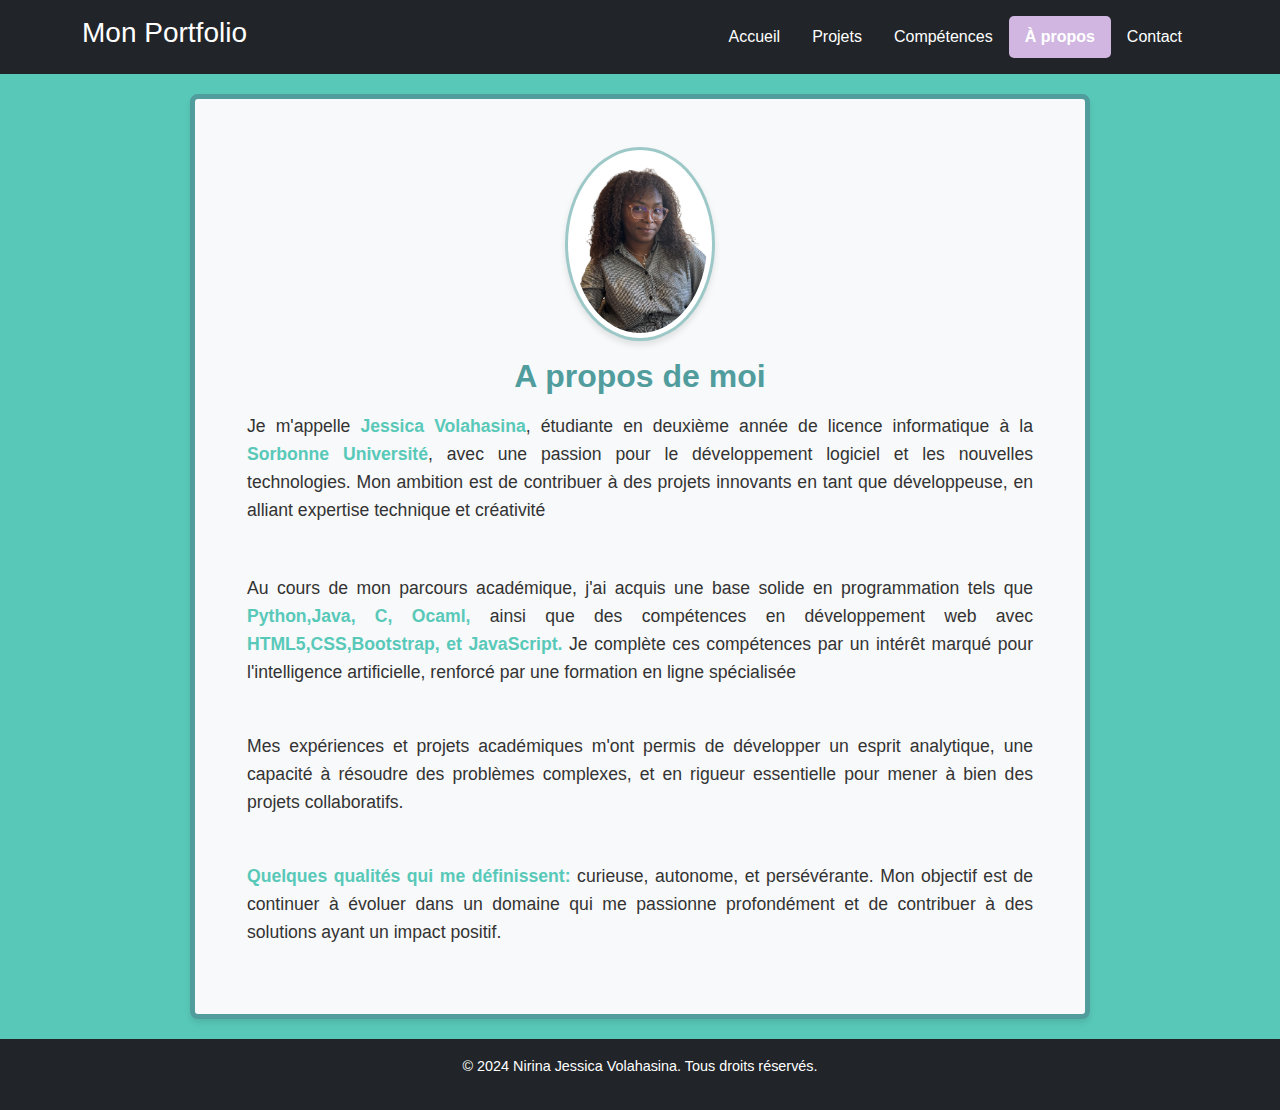
<file: aPropos.html>
<!DOCTYPE html>
<html lang="fr">
<head>
    <meta charset="utf-8">
    <meta name="viewport" content="width=device-width, initial-scale=1.0">
    <title>Nirina Jessica VOLAHASINA</title>
    <link href="styles/css/bootstrap.css" rel="stylesheet">
    <link href="styles/apropos.css" rel="stylesheet">
    <link href="styles/commun.css" rel="stylesheet">

    <!-- Header -->
  <header class="bg-dark text-white py-3">
    <div class="container d-flex justify-content-between align-items-center">
      <h1 class="h3">Mon Portfolio</h1>
      <button class="btn btn-outline-light d-lg-none" type="button" data-bs-toggle="collapse" data-bs-target="#navbar">
        <i class="fas fa-bars"></i>
      </button>
      <nav class="collapse d-lg-flex" id="navbar">
        <ul class="nav">
          <li class="nav-item"><a class="nav-link text-white" href="./index.html">Accueil</a></li>
          <li class="nav-item"><a class="nav-link text-white" href="./projets.html">Projets</a></li>
          <li class="nav-item"><a class="nav-link text-white" href="./competence.html">Compétences</a></li>
          <li class="nav-item "><a class="nav-link text-white active" href="./aPropos.html" >À propos</a></li>
          <li class="nav-item"><a class="nav-link text-white" href="./meContacter.html">Contact</a></li>
        </ul>
      </nav>
    </div>
  </header>
</head>
<body>
  <!-- Accueil -->
  <div id="page">
    <section id="home" class="py-5 text-center bg-light">
      <div class="container">
        <img src="images/maphoto.png" alt="Photo de profil" class="rounded-circle img-fluid mb-3" style="max-width: 150px;">
        <h2 class="mb-3">A propos de moi</h2>
        <p class="mb-4">Je m'appelle <b>Jessica Volahasina</b>, étudiante en deuxième année de licence informatique à la <b>Sorbonne Université</b>, avec une passion pour le développement logiciel et les nouvelles technologies. Mon ambition est de contribuer à des projets innovants en tant que développeuse, en alliant expertise technique et créativité</p>
        <br>
        <p>Au cours de mon parcours académique, j'ai acquis une base solide en programmation tels que <b>Python,Java, C, Ocaml,</b> ainsi que des compétences en développement web avec <b>HTML5,CSS,Bootstrap, et JavaScript.</b> Je complète ces compétences par un intérêt marqué pour l'intelligence artificielle, renforcé par une formation en ligne spécialisée</p>
        <br>
        <p>Mes expériences et projets académiques m'ont permis de développer un esprit analytique, une capacité à résoudre des problèmes complexes, et en rigueur essentielle pour mener à bien des projets collaboratifs.</p>
        <br>
        <p><b>Quelques qualités qui me définissent:</b> curieuse, autonome, et persévérante. Mon objectif est de continuer à évoluer dans un domaine qui me passionne profondément et de contribuer à des solutions ayant un impact positif.</p>
      </div>
    </section>
  </div>
  
  <script src="https://cdn.jsdelivr.net/npm/bootstrap@5.3.0/dist/js/bootstrap.bundle.min.js"></script>


  


    
</body>
  <!-- Footer -->
<footer class="bg-dark text-white py-3 text-center">
  <p>&copy; 2024 Nirina Jessica Volahasina. Tous droits réservés.</p>
</footer>


</html>
</file>
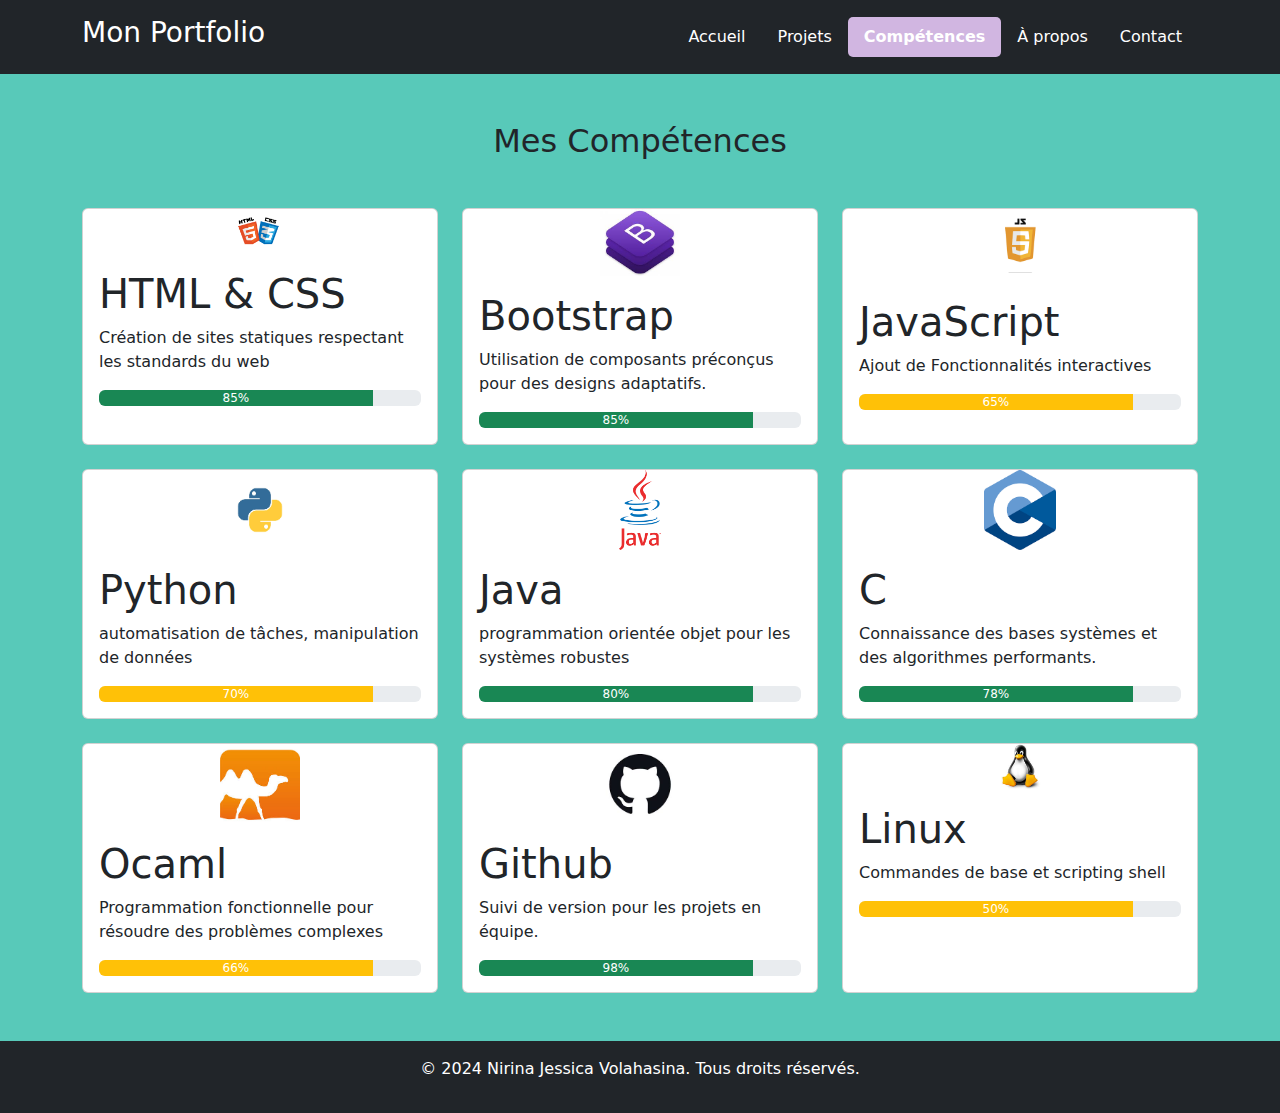
<file: competence.html>
<!DOCTYPE html>
<html lang="fr">
<head>
    <meta charset="utf-8">
    <meta name="viewport" content="width=device-width, initial-scale=1.0">
    <title>Nirina Jessica VOLAHASINA</title>
    <link href="styles/css/bootstrap.css" rel="stylesheet">
    <link href="styles/competences.css" rel="stylesheet">
    <link href="styles/commun.css" rel="stylesheet">


    <!-- Header -->
  <header class="bg-dark text-white py-3">
    <div class="container d-flex justify-content-between align-items-center">
      <h1 class="h3">Mon Portfolio</h1>
      <button class="btn btn-outline-light d-lg-none" type="button" data-bs-toggle="collapse" data-bs-target="#navbar">
        <i class="fas fa-bars"></i>
      </button>
      <nav class="collapse d-lg-flex" id="navbar">
        <ul class="nav">
          <li class="nav-item"><a class="nav-link text-white" href="./index.html">Accueil</a></li>
          <li class="nav-item"><a class="nav-link text-white" href="./projets.html">Projets</a></li>
          <li class="nav-item"><a class="nav-link text-white active" href="./competence.html">Compétences</a></li>
          <li class="nav-item"><a class="nav-link text-white" href="./aPropos.html">À propos</a></li>
          <li class="nav-item"><a class="nav-link text-white" href="./meContacter.html">Contact</a></li>
        </ul>
      </nav>
    </div>
  </header>

</head>
<body>
    <!-- Compétences -->
    <section id="skills" class="py-5 ">
      <div class="container">
        <h2 class="text-center mb-5">Mes Compétences</h2>
        <div class=" row row-cols-2 row-cols-md-3 g-4">
          <div class="col">
            <div class="card h-100">
              <img src="images/htmlcss.png" class="card-img-top" alt="...">
              <div class="card-body">
                <h1 class="card-title">HTML & CSS</h1>
                <p class="card-text">Création de sites statiques respectant les standards du web</p>
                <div class="progress">
                  <div class="progress-bar bg-success" role="progressbar" style="width: 85%;" aria-valuenow="85" aria-valuemin="0" aria-valuemax="100">
                    85%
                  </div>
                </div>
              </div>
            </div>
          </div>
          <div class="col">
            <div class="card h-100">
              <img src="images/bootstrap.jpeg" class="card-img-top " alt="...">
              <div class="card-body">
                <h1 class="card-title">Bootstrap</h1>
                <p class="card-text">Utilisation de composants préconçus pour des designs adaptatifs.</p>
                <div class="progress">
                  <div class="progress-bar bg-success" role="progressbar" style="width: 85%;" aria-valuenow="85" aria-valuemin="0" aria-valuemax="100">
                    85%
                  </div>
                </div>
              </div>
            </div>
          </div>
          <div class="col">
            <div class="card h-100">
              <img src="images/js.png" class="card-img-top" alt="...">
              <div class="card-body">
                <h1 class="card-title">JavaScript</h1>
                <p class="card-text">Ajout de Fonctionnalités interactives</p>
                <div class="progress">
                  <div class="progress-bar bg-warning" role="progressbar" style="width: 85%;" aria-valuenow="65" aria-valuemin="0" aria-valuemax="100">
                    65%
                  </div>
                </div>
              </div>
            </div>
          </div>
          <div class="col">
            <div class="card h-100">
              <img src="images/python.png" class="card-img-top" alt="...">
              <div class="card-body">
                <h1 class="card-title">Python</h1>
                <p class="card-text">automatisation de tâches, manipulation de données</p>
                <div class="progress">
                  <div class="progress-bar bg-warning" role="progressbar" style="width: 85%;" aria-valuenow="70" aria-valuemin="0" aria-valuemax="100">
                    70%
                  </div>
                </div>
              </div>
            </div>
          </div>
          <div class="col">
            <div class="card h-100">
              <img src="images/java.png" class="card-img-top" alt="...">
              <div class="card-body">
                <h1 class="card-title">Java</h1>
                <p class="card-text">programmation orientée objet pour les systèmes robustes</p>
                <div class="progress">
                  <div class="progress-bar bg-success" role="progressbar" style="width: 85%;" aria-valuenow="80" aria-valuemin="0" aria-valuemax="100">
                    80%
                  </div>
                </div>
              </div>
            </div>
          </div>
          <div class="col">
            <div class="card h-100">
              <img src="images/c.png" class="card-img-top" alt="...">
              <div class="card-body">
                <h1 class="card-title">C</h1>
                <p class="card-text">Connaissance des bases systèmes et des algorithmes performants.</p>
                <div class="progress">
                  <div class="progress-bar bg-success" role="progressbar" style="width: 85%;" aria-valuenow="78" aria-valuemin="0" aria-valuemax="100">
                    78%
                  </div>
                </div>
              </div>
            </div>
          </div>
          <div class="col">
            <div class="card h-100">
              <img src="images/ocaml.jpeg" class="card-img-top" alt="...">
              <div class="card-body">
                <h1 class="card-title">Ocaml</h1>
                <p class="card-text">Programmation fonctionnelle pour résoudre des problèmes complexes</p>
                <div class="progress">
                  <div class="progress-bar bg-warning" role="progressbar" style="width: 85%;" aria-valuenow="66" aria-valuemin="0" aria-valuemax="100">
                    66%
                  </div>
                </div>
              </div>
            </div>
          </div>
          <div class="col">
            <div class="card h-100">
              <img src="images/github.jpeg" class="card-img-top" alt="...">
              <div class="card-body">
                <h1 class="card-title">Github</h1>
                <p class="card-text">Suivi de version pour les projets en équipe.</p>
                <div class="progress">
                  <div class="progress-bar bg-success" role="progressbar" style="width: 85%;" aria-valuenow="98" aria-valuemin="0" aria-valuemax="100">
                    98%
                  </div>
                </div>
              </div>
            </div>
          </div>
          <div class="col">
            <div class="card h-100">
              <img src="images/linux.jpeg" class="card-img-top" alt="...">
              <div class="card-body">
                <h1 class="card-title">Linux</h1>
                <p class="card-text">Commandes de base et scripting shell</p>
                <div class="progress">
                  <div class="progress-bar bg-warning" role="progressbar" style="width: 85%;" aria-valuenow="50" aria-valuemin="0" aria-valuemax="100">
                    50%
                  </div>
                </div>
              </div>
            </div>
          </div>
          
          
        </div>
        </div>
      </div>
    </section>
  
  
    
</body>
<!-- Footer -->
<footer class="bg-dark text-white py-3 text-center">
  <p>&copy; 2024 Nirina Jessica Volahasina. Tous droits réservés.</p>
</footer>

<script src="https://cdn.jsdelivr.net/npm/bootstrap@5.3.0/dist/js/bootstrap.bundle.min.js"></script>

</html>
</file>
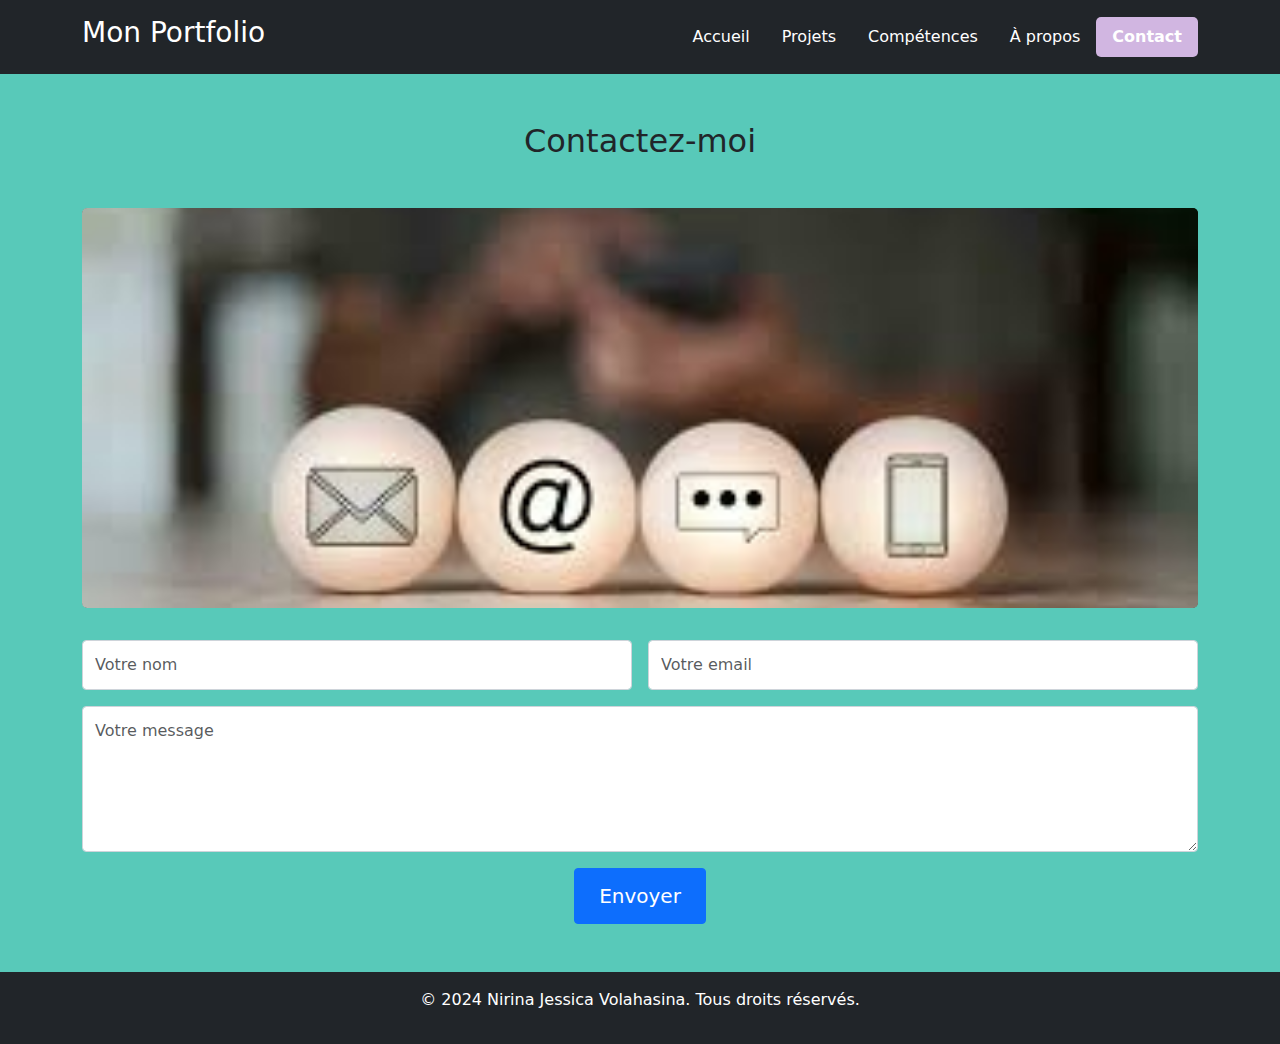
<file: meContacter.html>
<!DOCTYPE html>
<html lang="fr">
<head>
    <meta charset="utf-8">
    <meta name="viewport" content="width=device-width, initial-scale=1.0">
    <title>Nirina Jessica VOLAHASINA</title>
    <link href="styles/css/bootstrap.css" rel="stylesheet">
    <link href="styles/commun.css" rel="stylesheet">
    <link href="styles/contact.css" rel="stylesheet">

    <!-- Header -->
  <header class="bg-dark text-white py-3">
    <div class="container d-flex justify-content-between align-items-center">
      <h1 class="h3">Mon Portfolio</h1>
      <button class="btn btn-outline-light d-lg-none" type="button" data-bs-toggle="collapse" data-bs-target="#navbar">
        <i class="fas fa-bars"></i>
      </button>
      <nav class="collapse d-lg-flex" id="navbar">
        <ul class="nav">
          <li class="nav-item"><a class="nav-link text-white" href="./index.html">Accueil</a></li>
          <li class="nav-item"><a class="nav-link text-white" href="./projets.html">Projets</a></li>
          <li class="nav-item"><a class="nav-link text-white" href="./competence.html">Compétences</a></li>
          <li class="nav-item"><a class="nav-link text-white" href="./aPropos.html">À propos</a></li>
          <li class="nav-item"><a class="nav-link text-white active" href="./meContacter.html">Contact</a></li>
        </ul>
      </nav>
    </div>
  </header>

  

  

  
</head>
<body>
  <!-- Contact -->
  <section id="contact" class="py-5">
    <div class="container">
     
      <h2 class="text-center mb-5">Contactez-moi</h2>
      <div class="card text-bg-dark">
        <img src="images/contact.jpeg" class="card-img" alt="...">
        <div class="card-img-overlay">
        </div>
      </div>
      <form class="row g-3" id="contactForm">
        <div class="col-md-6">
          <input type="text" class="form-control" placeholder="Votre nom" id="name" required>
        </div>
        <div class="col-md-6">
          <input type="email" class="form-control" placeholder="Votre email" id="email" required>
        </div>
        <div class="col-12">
          <textarea class="form-control" rows="5" placeholder="Votre message" id="message" required></textarea>
        </div>
        <div class="col-12 text-center">
          <button type="submit" class="btn btn-primary">Envoyer</button>
        </div>
      </form>
      
    </div>
  </section>




  <script src="https://cdn.jsdelivr.net/npm/bootstrap@5.3.0/dist/js/bootstrap.bundle.min.js"></script>
  <script src="scripts/message.js"></script>
   
</body>
<!-- Footer -->
<footer class="bg-dark text-white py-3 text-center">
  <p>&copy; 2024 Nirina Jessica Volahasina. Tous droits réservés.</p>
</footer>



</html>
</file>
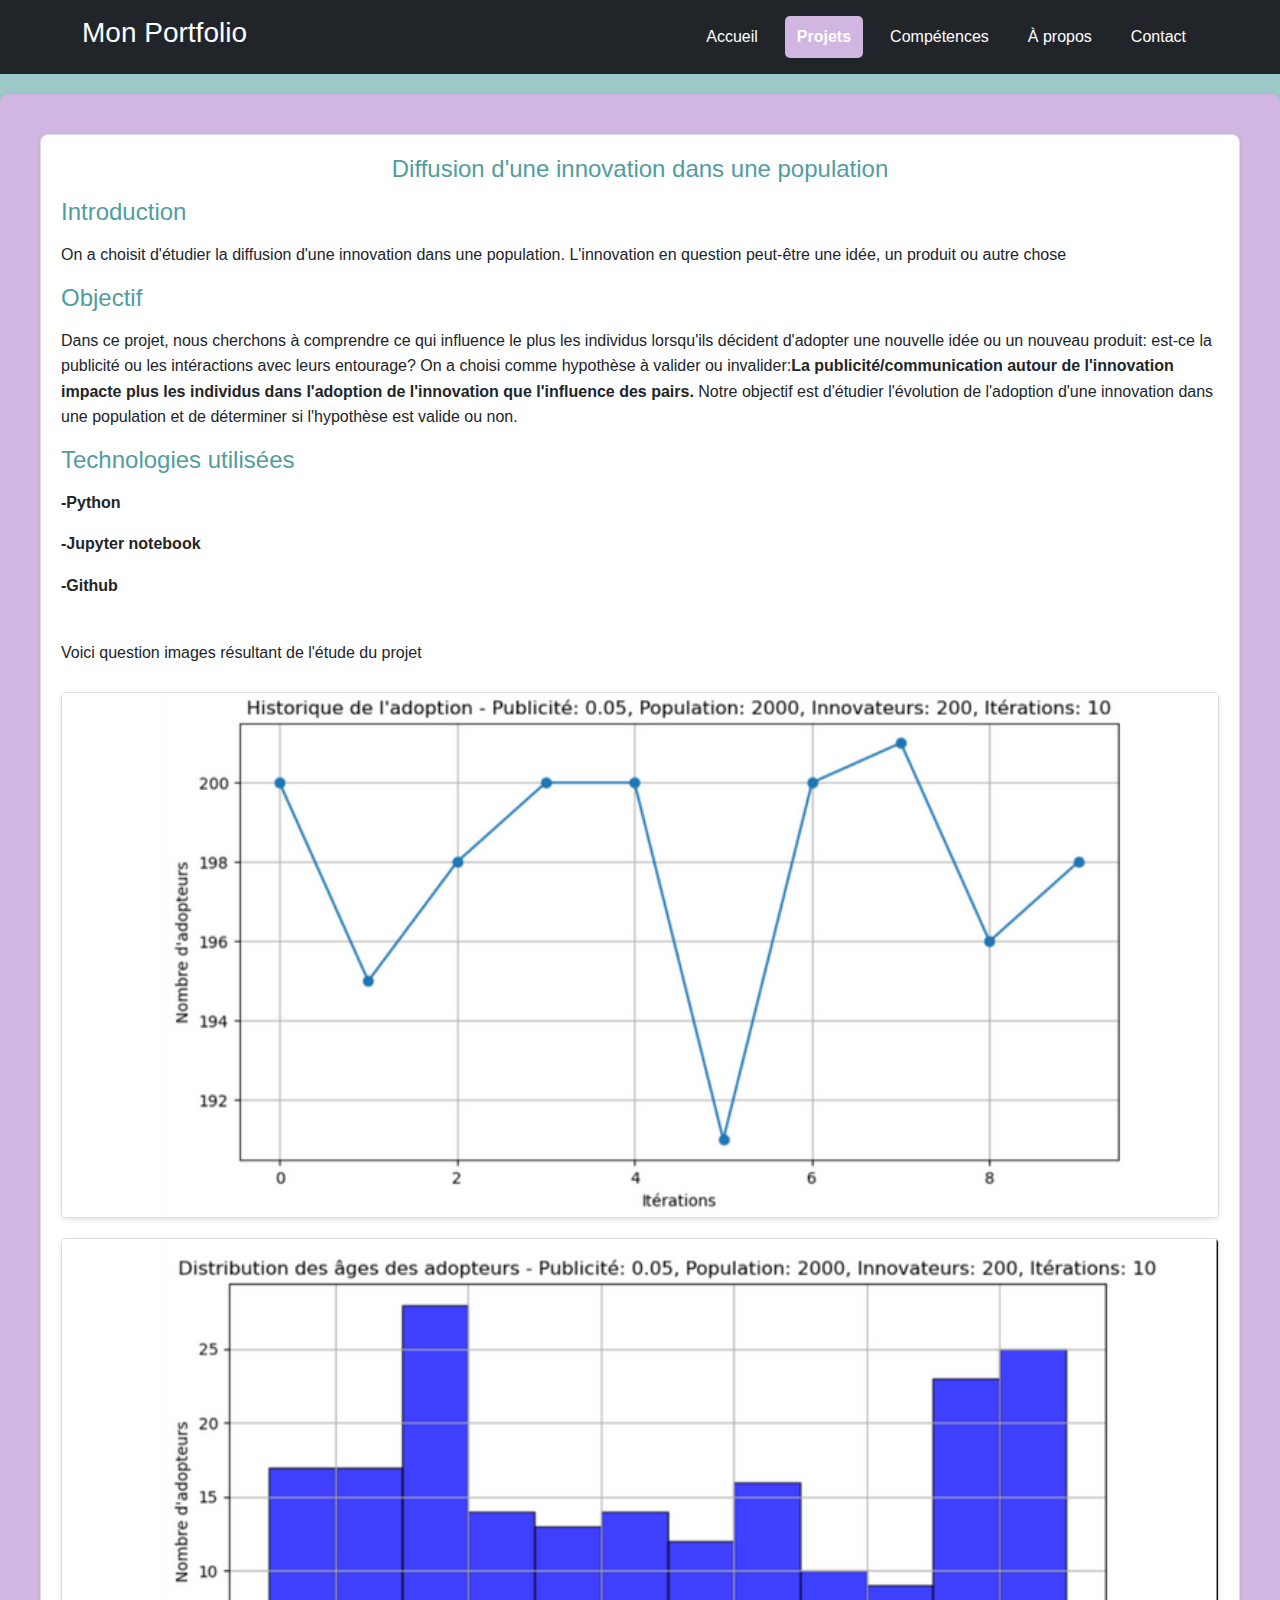
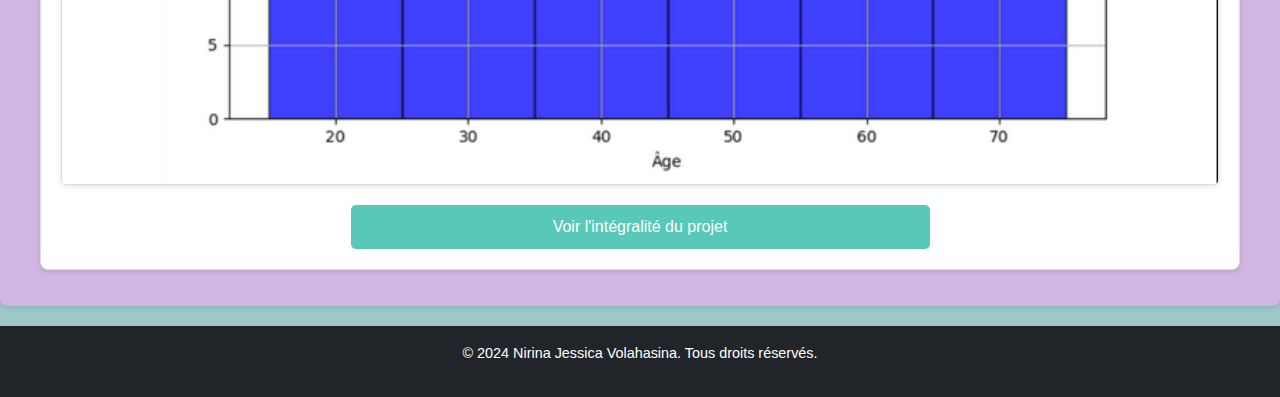
<file: projet1.html>
<!DOCTYPE html>
<html lang="fr">
<head>
    <meta charset="utf-8">
    <meta name="viewport" content="width=device-width, initial-scale=1.0">
    <title>Nirina Jessica VOLAHASINA</title>
    <link href="styles/css/bootstrap.css" rel="stylesheet">
    <link href="styles/commun.css" rel="stylesheet">
    <link href="styles/projet.css" rel="stylesheet">


    <!-- Header -->
  <header class="bg-dark text-white py-3">
    <div class="container d-flex justify-content-between align-items-center">
      <h1 class="h3">Mon Portfolio</h1>
      <button class="btn btn-outline-light d-lg-none" type="button" data-bs-toggle="collapse" data-bs-target="#navbar">
        <i class="fas fa-bars"></i>
      </button>
      <nav class="collapse d-lg-flex" id="navbar">
        <ul class="nav">
          <li class="nav-item"><a class="nav-link text-white" href="./index.html">Accueil</a></li>
          <li class="nav-item"><a class="nav-link text-white active" href="./projets.html">Projets</a></li>
          <li class="nav-item"><a class="nav-link text-white" href="./competence.html">Compétences</a></li>
          <li class="nav-item"><a class="nav-link text-white" href="./aPropos.html">À propos</a></li>
          <li class="nav-item"><a class="nav-link text-white" href="./meContacter.html">Contact</a></li>
        </ul>
      </nav>
    </div>
  </header>

</head>
<body>
  <!-- Projets -->
  <section>
    <div class="card mb-3">
        
        <div class="card-body ">
          <h1 class="card-title text-center">Diffusion d'une innovation dans une population</h1>
          <h3 class="card-title">Introduction</h3>
          <p class="card-text">On a choisit d'étudier la diffusion d'une innovation dans une population. L'innovation en question peut-être une idée, un produit ou autre chose</p>
          <h3 class="card-title">Objectif</h3>
          <p class="card-text">Dans ce projet, nous cherchons à comprendre ce qui influence le plus les individus lorsqu'ils décident d'adopter une nouvelle idée ou un nouveau produit: est-ce la publicité ou les intéractions avec leurs entourage? On a choisi comme hypothèse à valider ou invalider:<b>La publicité/communication autour de l'innovation impacte plus les individus dans  l'adoption de l'innovation que l'influence des pairs.</b> Notre objectif est d'étudier l'évolution de l'adoption d'une innovation dans une population et de déterminer si l'hypothèse est valide ou non.</p>
          <h3 class="card-title">Technologies utilisées</h3>
            <p><b>-Python</b></p>
            <p><b>-Jupyter notebook</b></p>
            <p><b>-Github</b></p>
          <br>
          <p class="card-text">Voici question images résultant de l'étude du projet</p>
          <img src="images/projet1-1.png" class="card-img-top" alt="...">
          <img src="images/projet1-2.png" class="card-img-top" alt="...">
          <div class="d-grid gap-2 col-6 mx-auto">
            <a href="https://github.com/are-dynamic-2024-g5/Innovation" class="btn btn-primary" target="_blank">Voir l'intégralité du projet</a>

          </div>
        </div>
        
      </div>
      
  </section>



  <script src="https://cdn.jsdelivr.net/npm/bootstrap@5.3.0/dist/js/bootstrap.bundle.min.js"></script>

    
</body>
  <!-- Footer -->
<footer class="bg-dark text-white py-3 text-center">
  <p>&copy; 2024 Nirina Jessica Volahasina. Tous droits réservés.</p>
</footer>
</html>
</file>
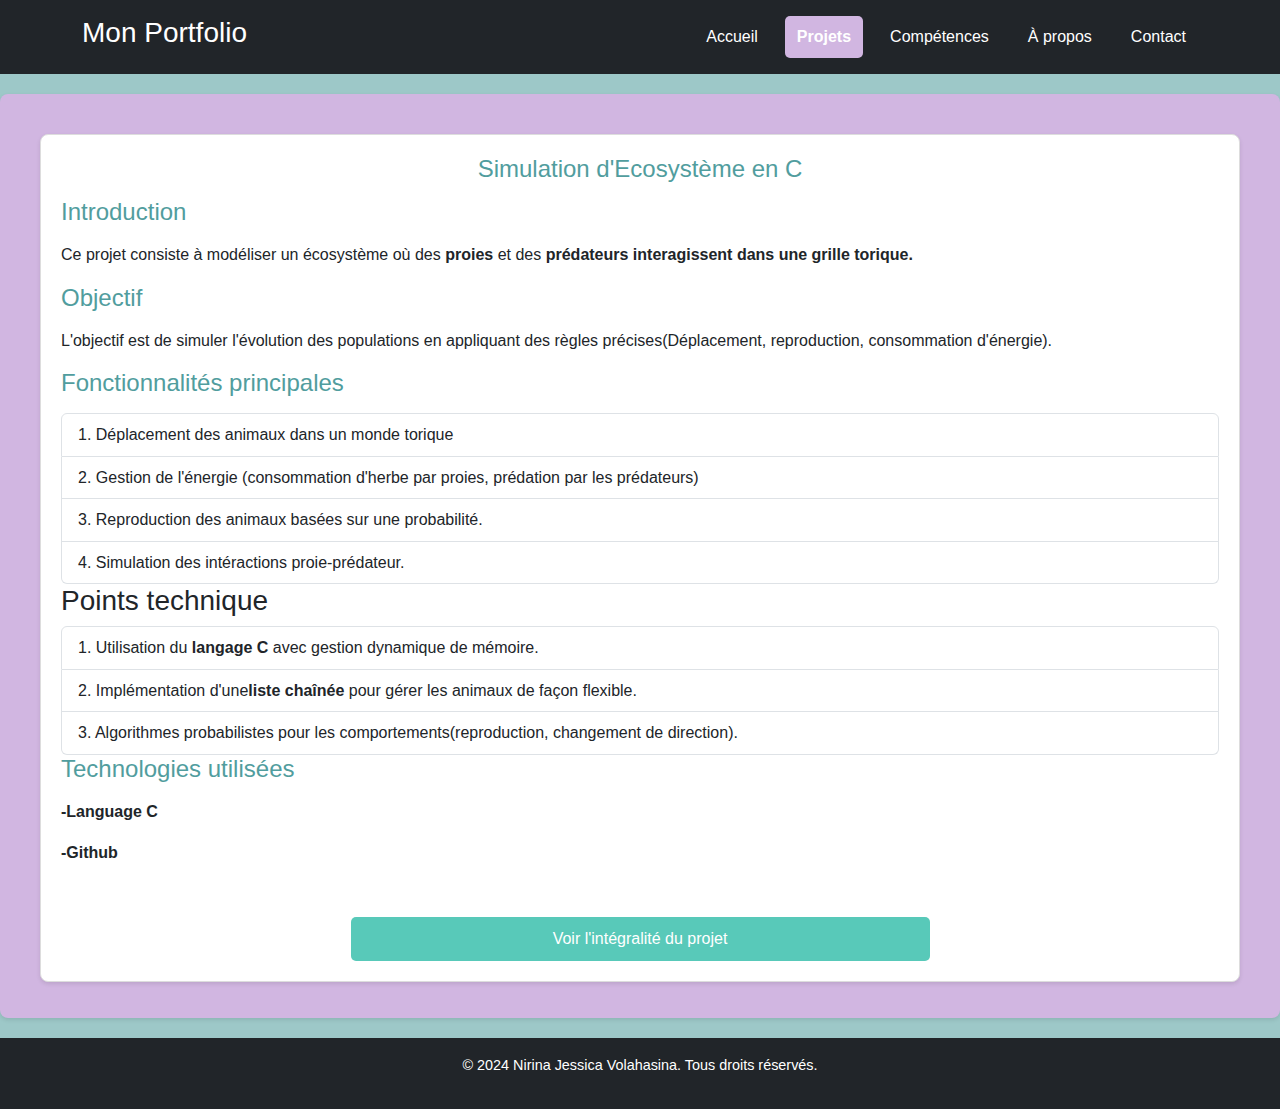
<file: projet2.html>
<!DOCTYPE html>
<html lang="fr">
<head>
    <meta charset="utf-8">
    <meta name="viewport" content="width=device-width, initial-scale=1.0">
    <title>Nirina Jessica VOLAHASINA</title>
    <link href="styles/css/bootstrap.css" rel="stylesheet">
    <link href="styles/commun.css" rel="stylesheet">
    <link href="styles/projet.css" rel="stylesheet">


    <!-- Header -->
  <header class="bg-dark text-white py-3">
    <div class="container d-flex justify-content-between align-items-center">
      <h1 class="h3">Mon Portfolio</h1>
      <button class="btn btn-outline-light d-lg-none" type="button" data-bs-toggle="collapse" data-bs-target="#navbar">
        <i class="fas fa-bars"></i>
      </button>
      <nav class="collapse d-lg-flex" id="navbar">
        <ul class="nav">
          <li class="nav-item"><a class="nav-link text-white" href="./index.html">Accueil</a></li>
          <li class="nav-item"><a class="nav-link text-white active" href="./projets.html">Projets</a></li>
          <li class="nav-item"><a class="nav-link text-white" href="./competence.html">Compétences</a></li>
          <li class="nav-item"><a class="nav-link text-white" href="./aPropos.html">À propos</a></li>
          <li class="nav-item"><a class="nav-link text-white" href="./meContacter.html">Contact</a></li>
        </ul>
      </nav>
    </div>
  </header>

</head>
<body>
  <!-- Projets -->
  <section>
    <div class="card mb-3">
        
        <div class="card-body  ">
          <h1 class="card-title text-center">Simulation d'Ecosystème en C</h1>
          <h3 class="card-title">Introduction</h3>
          <p class="card-text">Ce projet consiste à modéliser un écosystème où des <b>proies</b> et des <b>prédateurs interagissent dans une grille torique. </b></p>
          <h3 class="card-title">Objectif</h3>
          <p class="card-text">L'objectif est de simuler l'évolution des populations en appliquant des règles précises(Déplacement, reproduction, consommation d'énergie).</p>
          <h3 class="card-title">Fonctionnalités principales</h3>
          <ol class="list-group list-group-numbered">
            <li class="list-group-item">Déplacement des animaux dans un monde torique</li>
            <li class="list-group-item">Gestion de l'énergie (consommation d'herbe par proies, prédation par les prédateurs)</li>
            <li class="list-group-item">Reproduction des animaux basées sur une probabilité.</li>
            <li class="list-group-item">Simulation des intéractions proie-prédateur.</li>
          </ol>
          <h3 class="card-text">Points technique</h3>
          <ol class="list-group list-group-numbered">
            <li class="list-group-item">Utilisation du <b>langage C</b> avec gestion dynamique de mémoire.</li>
            <li class="list-group-item">Implémentation d'une<b>liste chaînée</b> pour gérer les animaux de façon flexible.</li>
            <li class="list-group-item">Algorithmes probabilistes pour les comportements(reproduction, changement de direction).</li>
          </ol>
          <h3 class="card-title">Technologies utilisées</h3>
            <p><b>-Language C</b></p>
            <p><b>-Github</b></p>
          <br>
          
          <div class="d-grid gap-2 col-6 mx-auto">
            <a href="https://github.com/JessicaVolahasina/Simutation-ecosysteme-C-avance" class="btn btn-primary" target="_blank">Voir l'intégralité du projet</a>

          </div>
        </div>
        
      </div>
      
  </section>

 
  <script src="https://cdn.jsdelivr.net/npm/bootstrap@5.3.0/dist/js/bootstrap.bundle.min.js"></script>

    
</body>
 <!-- Footer -->
<footer class="bg-dark text-white py-3 text-center">
  <p>&copy; 2024 Nirina Jessica Volahasina. Tous droits réservés.</p>
</footer>

</html>
</file>
<file: styles/apropos.css>
/* Style global */
body {
    font-family: 'Arial', sans-serif;
    line-height: 1.6;
    margin: 0;
    padding: 0;
    background-color: #58C9B9; /* Fond général de la page */
    color: #333; /* Couleur de texte principale */
  }
  
  /* Conteneur principal */
  #page {
    padding: 20px;
  }
  
  /* Section "À propos de moi" */
  #home {
    background-color: #ffffff; /* Fond blanc pour contraste */
    border-radius: 8px;
    box-shadow: 0 4px 6px rgba(0, 0, 0, 0.1); /* Ombre douce */
    max-width: 900px;
    margin: auto;
    padding: 40px;
    border: 5px solid #519D9E; /* Bordure pour accentuer la section */
  }
  
  /* Titre principal */
  #home h2 {
    font-size: 2rem;
    font-weight: bold;
    color: #519D9E; /* Couleur principale pour les titres */
    margin-bottom: 20px;
  }
  
  /* Texte des paragraphes */
  #home p {
    margin-bottom: 20px;
    font-size: 1.1rem;
    text-align: justify; /* Alignement justifié */
  }
  
  /* Style pour les mots en gras */
  #home b {
    color: #58C9B9; /* Met en évidence les mots-clés */
  }
  
  /* Image de profil */
  #home img {
    border: 3px solid #9DC8C8; /* Bordure colorée autour de l'image */
    padding: 5px;
    background-color: #ffffff; /* Fond blanc pour contraste */
    max-width: 150px;
    width: 100%;
    height: auto;
    box-shadow: 0 4px 6px rgba(0, 0, 0, 0.1); /* Ombre douce */
  }
  
  /* Espacement entre les éléments */
  #home br {
    margin-bottom: 10px;
  }
  
  /* Footer */
  footer {
    background-color: #519D9E; /* Couleur sombre pour le footer */
    color: #ffffff;
    padding: 10px 0;
    font-size: 0.9rem;
    text-align: center;
  }
  
  /* Liens */
  a {
    text-decoration: none;
    color: #58C9B9;
  }
  
  a:hover {
    color: #9DC8C8; /* Couleur plus douce au survol */
    text-decoration: underline;
  }
  
  /* Boutons Bootstrap */
  button, .btn {
    border-radius: 50px; /* Boutons arrondis */
    background-color: #519D9E; /* Couleur des boutons */
    color: #fff; /* Texte blanc */
    border: none;
    padding: 10px 20px;
    font-size: 1rem;
  }
  
  button:hover, .btn:hover {
    background-color: #58C9B9; /* Couleur au survol */
  }
  
  /* Responsive pour les petits écrans */
  @media (max-width: 768px) {
    #home {
      padding: 20px;
    }
  
    #home h2 {
      font-size: 1.5rem;
    }
  
    #home p {
      font-size: 1rem;
    }
  }
</file>
<file: styles/commun.css>
body{
    background-color: #58C9B9;
}
.nav-link.active {
    font-weight: bold;
    background-color: #D1B6E1; 
    border-radius: 5px; /* pour arrondir les coins */
  }
</file>
<file: styles/competences.css>
.card-img-top {
    max-width: 80px; /* Largeur maximale des logos */
    max-height: 80px; /* Hauteur maximale des logos */
    margin: 0 auto; /* Centre les images horizontalement */
    display: block; /* Assure un centrage correct */
    object-fit: contain; /* Garde les proportions sans déformation */
    
}
  body{
    background-color: #58C9B9;
}
</file>
<file: styles/contact.css>
/* Style général pour la section de contact */
#contact {
    padding: 2rem 0;
  
  }
  
  /* Style de la carte contenant l'image */
  #contact .card {
    border: none;
    margin-bottom: 2rem;
  }
  
  /* Ajustement de l'image dans la carte */
  #contact .card-img {
    object-fit: cover; /* L'image couvre l'espace sans déformation */
    height: 400px; /* Hauteur fixe pour l'image */
    width: 100%; /* L'image prend toute la largeur */
  }
  
  /* Style pour le formulaire de contact */
  #contactForm input,
  #contactForm textarea {
    border: 1px solid #ced4da; /* Bordure standard */
    border-radius: 0.25rem; /* Coins arrondis */
    padding: 0.75rem; /* Espacement interne */
    font-size: 1rem; /* Taille de texte */
  }
  
  /* Bouton envoyer */
  #contactForm button {
    padding: 0.75rem 1.5rem; /* Taille du bouton */
    font-size: 1.25rem; /* Taille du texte */
    border-radius: 0.25rem; /* Coins arrondis */
  }
  
  /* Styles responsives */
  @media (max-width: 768px) {
    #contact .card-img {
      height: 200px; /* Réduction de la hauteur sur les petits écrans */
    }
  }
</file>
<file: styles/projet.css>
/* Palette de couleurs utilisée :
   - Violet pâle : #D1B6E1 (accents subtils, textes secondaires)
   - Turquoise foncé : #519D9E (titres, liens actifs)
   - Vert turquoise clair : #58C9B9 (boutons, accents)
   - Bleu-gris clair : #9DC8C8 (fond général)
*/

/* Styles globaux */
body {
    font-family: 'Arial', sans-serif;
    line-height: 1.6;
    background-color: #9DC8C8; /* Bleu-gris clair pour le fond général */
    margin: 0;
    padding: 0;
    color: #212529; /* Texte principal en noir/gris foncé */
}

/* Header */
header {
    background-color: #519D9E; /* Turquoise foncé */
    color: white;
    padding: 10px 0;
}

header h1 {
    font-size: 1.5rem;
    margin: 0;
}

header .nav {
    list-style: none;
    margin: 0;
    padding: 0;
}

header .nav-item {
    margin-left: 15px;
}

header .nav-link {
    color: white;
    text-decoration: none;
    padding: 8px 12px;
    border-radius: 5px;
    transition: background-color 0.3s, color 0.3s;
}

header .nav-link:hover {
    background-color: #58C9B9; /* Vert turquoise clair au survol */
    color: white;
}

header .nav-link.active {
    background-color: #D1B6E1; /* Violet pâle pour le lien actif */
    color: #519D9E; /* Turquoise foncé */
    font-weight: bold;
}

/* Section Projets */
.card {
    background-color: white; /* Fond blanc pour les cartes */
    border: 1px solid #ddd;
    border-radius: 8px;
    box-shadow: 0px 2px 4px rgba(0, 0, 0, 0.1); /* Effet d'ombre léger */
    margin: 20px;
    overflow: hidden;
}

.card-title {
    font-size: 1.5rem;
    color: #519D9E; /* Turquoise foncé pour les titres */
    margin-bottom: 15px;
}

.card-body {
    padding: 20px;
}

.card img {
    width: 100%;
    height: auto;
    border-radius: 5px;
    margin: 10px 0;
}

.card a.btn {
    text-align: center;
    text-decoration: none;
    padding: 10px 15px;
    color: white;
    background-color: #58C9B9; /* Vert turquoise clair pour les boutons */
    border: none;
    border-radius: 5px;
    display: inline-block;
    margin-top: 10px;
    transition: background-color 0.3s;
}

.card a.btn:hover {
    background-color: #519D9E; /* Turquoise foncé au survol */
}

/* Footer */
footer {
    background-color: #519D9E; /* Turquoise foncé */
    color: white;
    padding: 10px 0;
    text-align: center;
    font-size: 0.9rem;
}

/* Images */
.card img {
    border: 1px solid #ddd;
    box-shadow: 0px 2px 5px rgba(0, 0, 0, 0.1);
}

/* Sections */
section {
    margin: 20px auto;
    padding: 20px;
    background-color: #D1B6E1; /* Violet pâle pour le fond des sections */
    border-radius: 8px;
    box-shadow: 0px 2px 4px rgba(0, 0, 0, 0.1); /* Ombre légère */
}
</file>
